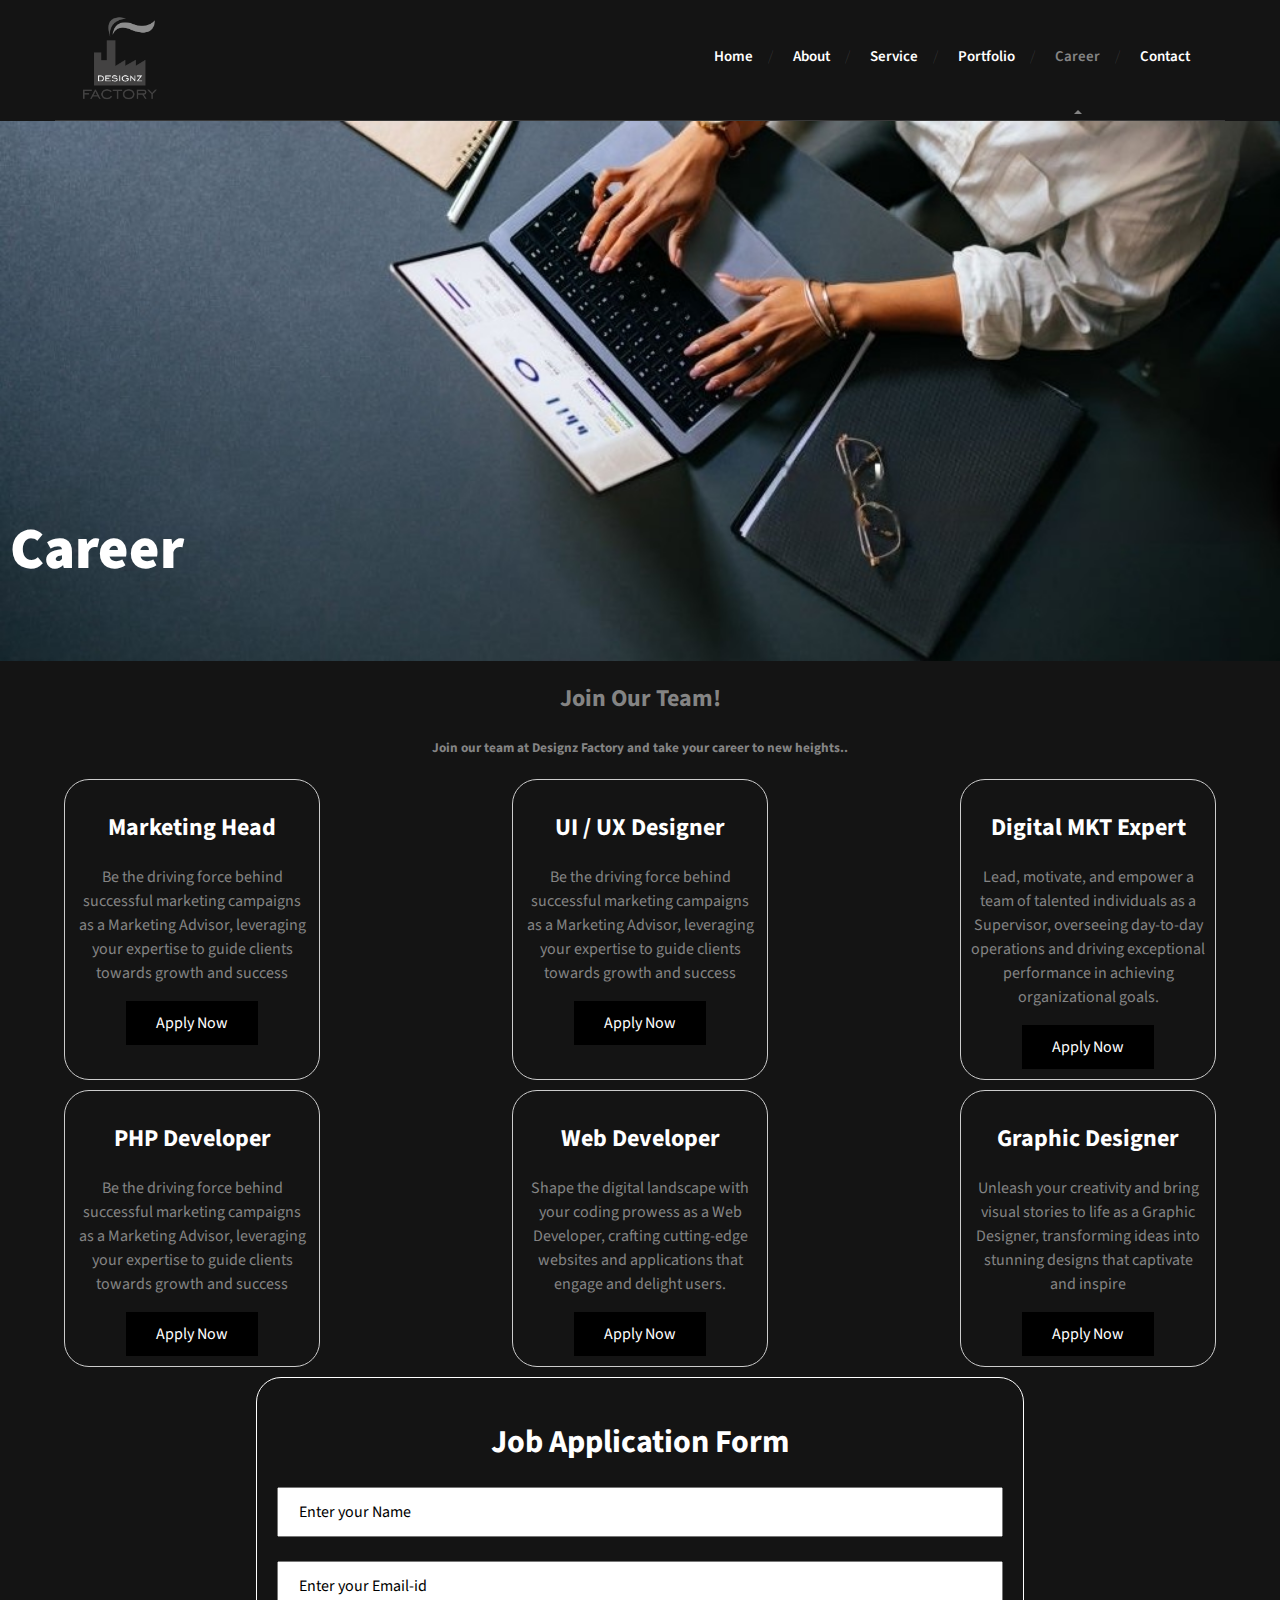
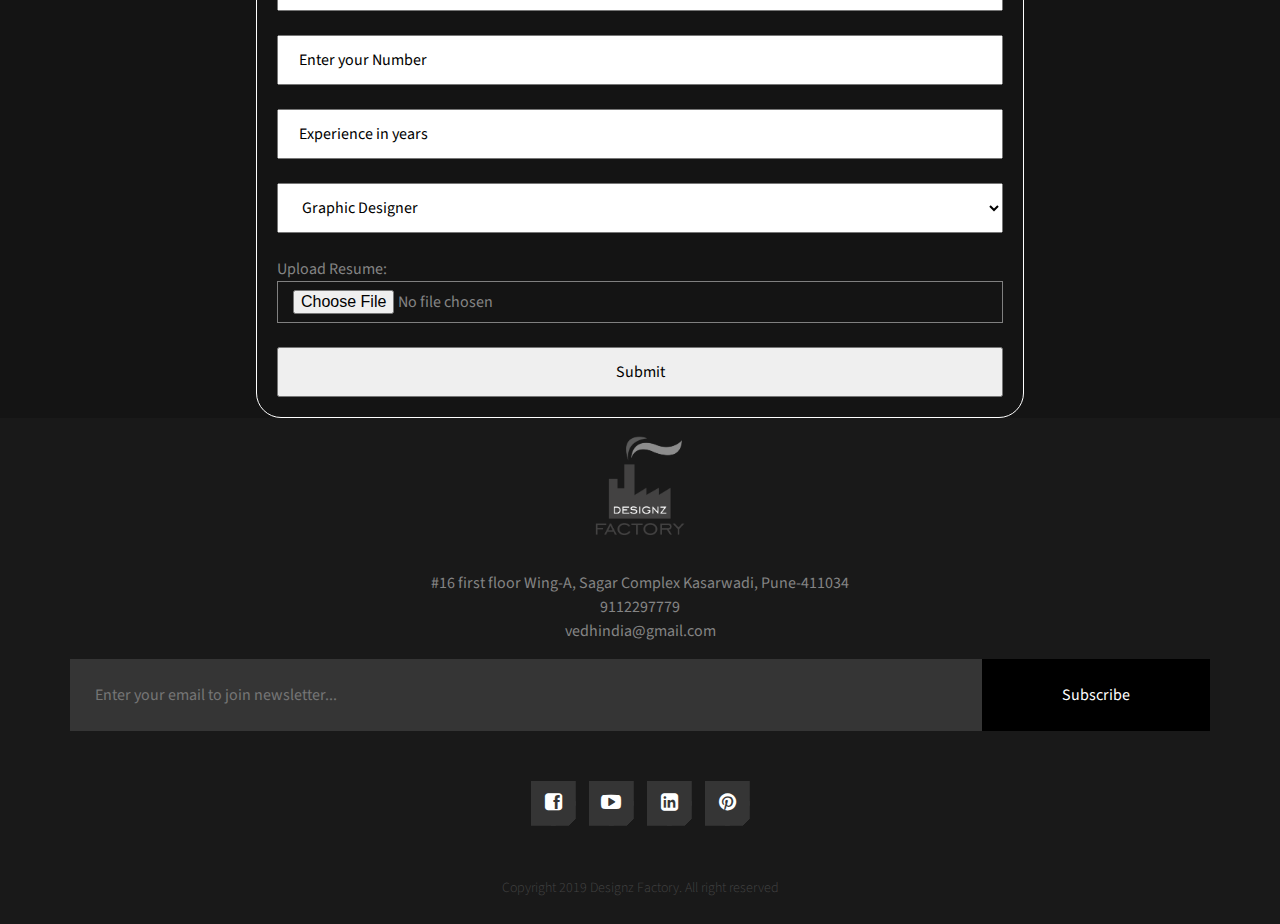
<file: career.html>
<!DOCTYPE html>
<html lang="en">
	<head>
		<meta charset="UTF-8">
		<meta http-equiv="X-UA-Compatible" content="IE=edge">
		<meta name="viewport" content="width=device-width, initial-scale=1.0,maximum-scale=1">
		
		<title>About Us| Band Template</title>
		<!-- Loading third party fonts -->
		<link href="http://fonts.googleapis.com/css?family=Source+Sans+Pro:300,400,600,700,900" rel="stylesheet" type="text/css">
		<link href="fonts/font-awesome.min.css" rel="stylesheet" type="text/css">
		<!-- Loading main css file -->
		<link rel="stylesheet" href="style.css">
		
		<!--[if lt IE 9]>
		<script src="js/ie-support/html5.js"></script>
		<script src="js/ie-support/respond.js"></script>
		<![endif]-->

	</head>

	<body>
		
		<div id="site-content">
			<header class="site-header">
				<div class="container">
					<a href="index.html" id="branding">
						<img src="dummy/logo.png" alt="logo">
						
					</a> <!-- #branding -->
					
					<nav class="main-navigation">
						<button type="button" class="toggle-menu"><i class="fa fa-bars"></i></button>
						<ul class="menu">
							<li class="menu-item "><a href="index.html">Home</a></li>
							<li class="menu-item"><a href="about.html">About</a></li>
							<li class="menu-item"><a href="service.html">Service</a></li>
							<li class="menu-item"><a href="gallery.html">Portfolio</a></li>
							<li class="menu-item current-menu-item"><a href="career.html">Career</a></li>
							<li class="menu-item"><a href="contact.html">Contact</a></li>
						</ul> <!-- .menu -->
					</nav> <!-- .main-navigation -->
					<div class="mobile-menu"></div>
				</div>
			</header> <!-- .site-header -->

			<div class="hero">
				<div class="slider">
					<ul class="slides">
						<li class="lazy-bg" data-background="dummy/career.jpg">
							<!-- <div class="container"> -->
								<h2 class="slide-title" style="position: relative;top: 400px;left: 10px;">Career</h2>
								<!-- <p class="slide-desc">Your brand is what people say about you when you're not in the room.</p> -->
							</div>
						</li>
						
					</ul>
				</div>
			</div>

			<main class="main-content">
				<h2 class="entry-title" style="text-align: center;">Join Our Team!</h2>
                <h5 style="text-align: center;" >Join our team at Designz Factory and take your career to new heights..</h5>
				
				<div class="flex-container">
					<div class="flex-item">
					<!-- <h5 style="text-align: left;">Full Time</h5> -->
					<h2 style="color: white;">Marketing Head</h2>	
					<p>Be the driving force behind successful marketing campaigns 
						as a Marketing Advisor, leveraging your expertise to guide clients towards growth and success</p>
						<a href="#" class="button cut-corner">Apply Now</a>
					</div>
					<div class="flex-item">
						
						<h2 style="color: white;">UI / UX Designer</h2>	
						<p>Be the driving force behind successful marketing campaigns 
							as a Marketing Advisor, leveraging your expertise to guide clients towards growth and success</p>
							<a href="#" class="button cut-corner">Apply Now</a>
					</div>
					<div class="flex-item">
					
						<h2 style="color: white;">	Digital MKT Expert</h2>	
						<p>Lead, motivate, and empower a team of talented individuals as a Supervisor, overseeing day-to-day operations and driving exceptional performance in achieving organizational goals.</p>
							<a href="#" class="button cut-corner">Apply Now</a>
					</div>
					<div class="flex-item">
					
						<h2 style="color: white;">	PHP Developer</h2>	
						<p>Be the driving force behind successful marketing campaigns 
							as a Marketing Advisor, leveraging your expertise to guide clients towards growth and success</p>
							<a href="#" class="button cut-corner">Apply Now</a>
					</div>
					<div class="flex-item">
					
						<h2 style="color: white;">Web Developer</h2>	
						<p>Shape the digital landscape with your coding prowess as a Web Developer, crafting cutting-edge websites and applications that engage and delight users.</p>
							<a href="#" class="button cut-corner">Apply Now</a>
					</div>
					<div class="flex-item">
					
						<h2 style="color: white;">	Graphic Designer</h2>	
						<p>Unleash your creativity and bring visual stories to life as a Graphic Designer, transforming ideas into stunning designs that captivate and inspire</p>
							<a href="#" class="button cut-corner">Apply Now</a>
					</div>
				</div>


			</main>
			 <!-- .main-content -->

			<div style="border:1px solid white;width: 60%;left:20%;position: relative;padding: 20px;border-radius: 25px;">
				 <h1  style="color: white;text-align: center;">Job Application Form</h1>
				 <form action="submit.php" method="post" enctype="multipart/form-data">
					 <!-- <label for="name">Name:</label> -->
					 <input type="text" id="name" name="name" value="Enter your Name" required><br><br>
			 
					 <!-- <label for="email">Email:</label> -->
					 <input type="email" id="email" name="email" value="Enter your Email-id" required><br><br>
			 
					 <!-- <label for="mobile">Mobile:</label> -->
					 <input type="tel" id="mobile" name="mobile" value="Enter your Number" required><br><br>
			 
					 <!-- <label for="exp">Experience:</label> -->
					 <input type="text" id="exp" name="exp" value="Experience in years" required><br><br>
			 
					 <!-- <label for="designation">Designation:</label> -->
					 <select id="designation" name="designation" value="Apply For" required>
						 <option value="A">Graphic Designer</option>
						 <option value="B">Web Developer</option>
						 <option value="C">PHP Developer</option>
						 <option value="C">Digital MKT Expert</option>
						 <option value="C">UI / UX Designer</option>
						 <option value="C">Marketing Head</option>
					 </select><br><br>
			        <div id="upload">
					   <label for="resume">Upload Resume:</label>
					   <input type="file" id="resume" name="resume" accept=".pdf, .doc, .docx" required><br><br>
					</div>
					 <input type="submit" value="Submit">
				 </form>
			</div>
			 

























			<footer class="site-footer">
				<div class="container">
					<img src="dummy/logo.png" alt="Site Name" style="width: 120px;">
					
					<address>
						<p>#16 first floor Wing-A, Sagar Complex Kasarwadi, Pune-411034 <br><a href="tel:354543543">9112297779</a> <br> <a href="mailto:vedhindia@gmail.com">vedhindia@gmail.com</a></p> 
					</address> 
					
					<form action="#" class="newsletter-form">
						<input type="email" placeholder="Enter your email to join newsletter...">
						<input type="submit" class="button cut-corner" value="Subscribe">
					</form> <!-- .newsletter-form -->
					
					<div class="social-links">
						<a href="https://www.facebook.com/login/" target="_blank"><i class="fa fa-facebook-square"></i></a>
						<!-- <a href="#"><i class="fa fa-twitter"></i></a> -->
						<a href="https://www.youtube.com/channel/UCh3akhkLjsBpl8R563IfSsQ/featured" target="_blank"><i class="fa fa-youtube-play"></i></a>
						<a href="https://in.linkedin.com/" target="_blank"><i class="fa fa-linkedin-square" ></i></a>
						<a href="https://www.pinterest.com/vedhdigital/?sender=660903451475171367&invite_code=a759834dc7524cedab50177d0c3b75f9" target="_blank"><i class="fa fa-pinterest"></i></a>
					</div> <!-- .social-links -->
					
					<p class="copy">Copyright 2019 Designz Factory.  All right reserved</p>
				</div>
			</footer> <!-- .site-footer -->
		

		</div> <!-- #site-content -->

		<script src="js/jquery-1.11.1.min.js"></script>		
		<script src="js/plugins.js"></script>
		<script src="js/app.js"></script>
		
	</body>

</html>
</file>
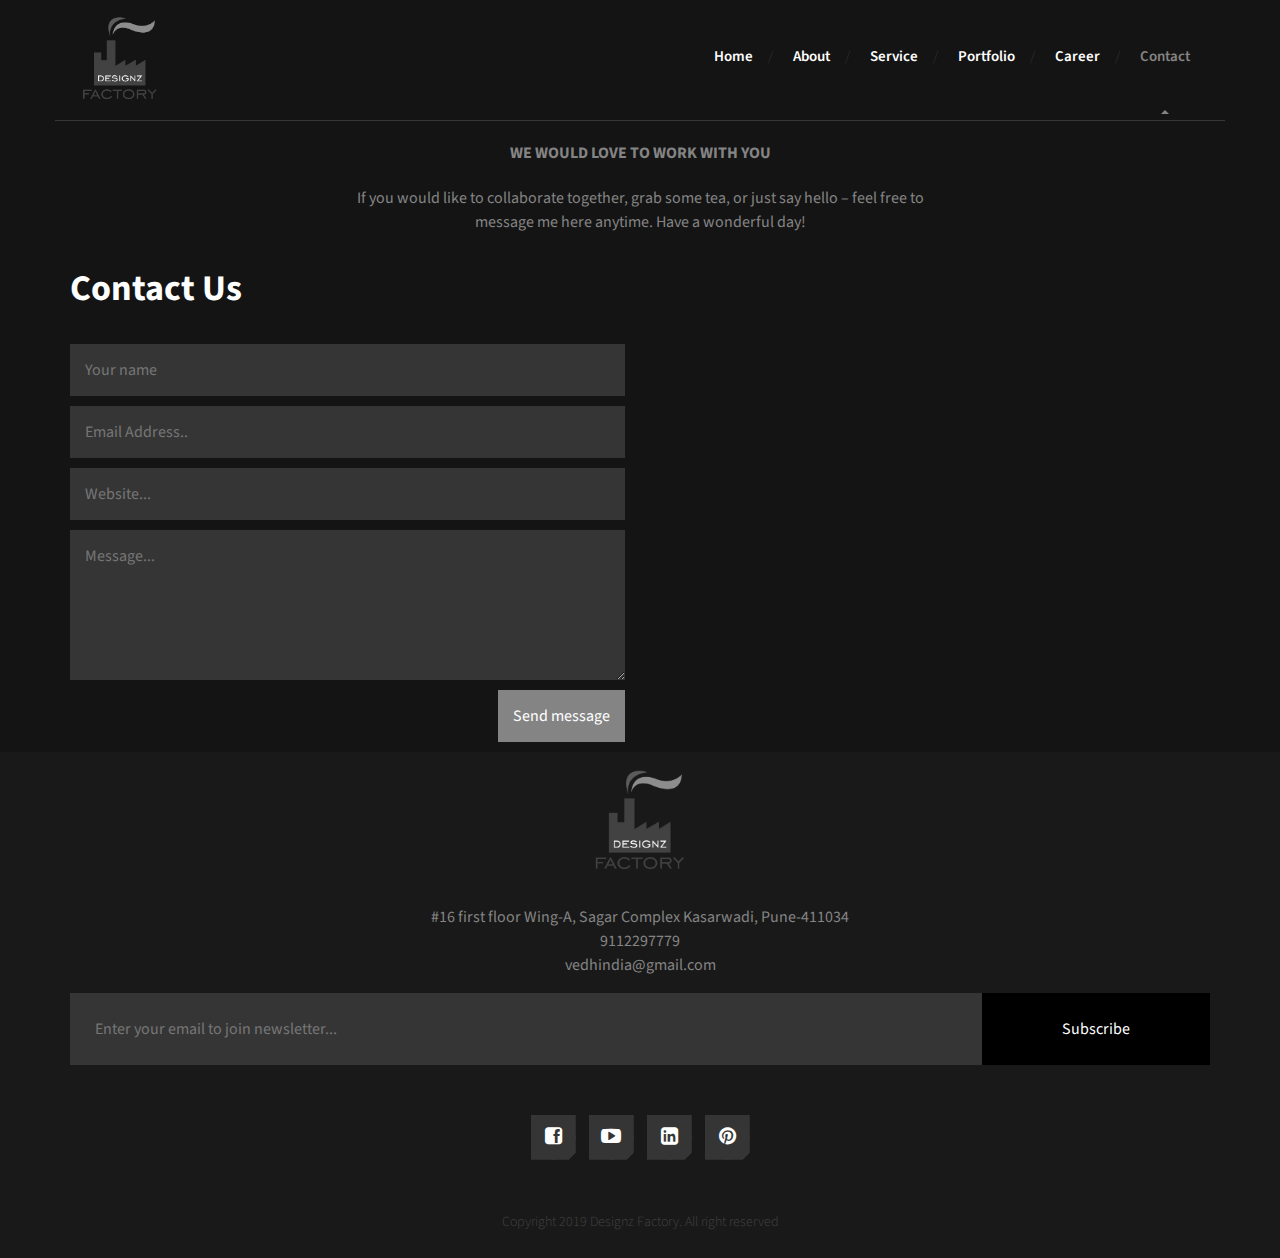
<file: contact.html>
<!DOCTYPE html>
<html lang="en">
	<head>
		<meta charset="UTF-8">
		<meta http-equiv="X-UA-Compatible" content="IE=edge">
		<meta name="viewport" content="width=device-width, initial-scale=1.0,maximum-scale=1">
		
		<title>About Us| Band Template</title>
		<!-- Loading third party fonts -->
		<link href="http://fonts.googleapis.com/css?family=Source+Sans+Pro:300,400,600,700,900" rel="stylesheet" type="text/css">
		<link href="fonts/font-awesome.min.css" rel="stylesheet" type="text/css">
		<!-- Loading main css file -->
		<link rel="stylesheet" href="style.css">
		
		<!--[if lt IE 9]>
		<script src="js/ie-support/html5.js"></script>
		<script src="js/ie-support/respond.js"></script>
		<![endif]-->

	</head>

	<body>
		
		<div id="site-content">
			<header class="site-header">
				<div class="container">
					<a href="index.html" id="branding">
						<img src="dummy/logo.png" alt="logo">
						
					</a> <!-- #branding -->
					
					<nav class="main-navigation">
						<button type="button" class="toggle-menu"><i class="fa fa-bars"></i></button>
						<ul class="menu">
							<li class="menu-item"><a href="index.html">Home</a></li>
							<li class="menu-item"><a href="about.html">About</a></li>
							<li class="menu-item"><a href="service.html">Service</a></li>
							<li class="menu-item"><a href="gallery.html">Portfolio</a></li>
							<li class="menu-item"><a href="career.html">Career</a></li>
							<li class="menu-item current-menu-item"><a href="contact.html">Contact</a></li>
						</ul> <!-- .menu -->
					</nav> <!-- .main-navigation -->
					<div class="mobile-menu"></div>
				</div>
			</header> <!-- .site-header -->
			
    <h4 style="text-align:center;color:#848484">WE WOULD LOVE TO WORK WITH YOU</h4>
<div style="text-align:center;color:#848484">
	If you would like to collaborate together, grab some tea, or just say hello – feel free to <br> message me here anytime. Have a wonderful day!
</div>

			<main class="main-content">
				<div class="fullwidth-block inner-content">
					<div class="container">
						<h2 class="page-title">Contact Us</h2>
						<div class="row">
							<div class="col-md-6">
								<form action="#" class="contact-form">
									<input type="text" placeholder="Your name"..>
									<input type="text" placeholder="Email Address..">
									<input type="text" placeholder="Website...">
									<textarea name="#" placeholder="Message..."></textarea>
									<input type="submit" value="Send message">
								</form>
							</div>
							<div class="col-md-6">
								<div class="map-wrapper">
									<div > 
										<iframe
										width="600"
										height="330"
										frameborder="0"
										style="border:0"
										src="https://www.google.com/maps/embed?pb=!1m18!1m12!1m3!1d3781.819233790772!2d73.81879229999999!3d18.608983099999998!2m3!1f0!2f0!3f0!3m2!1i1024!2i768!4f13.1!3m3!1m2!1s0x3bc2b88da074b4c1%3A0x76048b5cb4ff9217!2sSagar%20Complex%2C%20Kasarwadi%2C%20Pimpri-Chinchwad%2C%20Maharashtra%20411026!5e0!3m2!1sen!2sin!4v1633611887222!5m2!1sen!2sin"
										allowfullscreen
									></iframe>
								
								</div>
									
								</div>
							</div>
						</div>
					</div>
				</div> <!-- .testimonial-section -->

				
			</main> <!-- .main-content -->

			<footer class="site-footer">
				<div class="container">
					<img src="dummy/logo.png" alt="Site Name" style="width: 120px;">
					
					<address>
						<p>#16 first floor Wing-A, Sagar Complex Kasarwadi, Pune-411034 <br><a href="tel:354543543">9112297779</a> <br> <a href="mailto:vedhindia@gmail.com">vedhindia@gmail.com</a></p> 
					</address> 
					
					<form action="#" class="newsletter-form">
						<input type="email" placeholder="Enter your email to join newsletter...">
						<input type="submit" class="button cut-corner" value="Subscribe">
					</form> <!-- .newsletter-form -->
					
					<div class="social-links">
						<a href="https://www.facebook.com/login/" target="_blank"><i class="fa fa-facebook-square"></i></a>
						<!-- <a href="#"><i class="fa fa-twitter"></i></a> -->
						<a href="https://www.youtube.com/channel/UCh3akhkLjsBpl8R563IfSsQ/featured" target="_blank"><i class="fa fa-youtube-play"></i></a>
						<a href="https://in.linkedin.com/" target="_blank"><i class="fa fa-linkedin-square" ></i></a>
						<a href="https://www.pinterest.com/vedhdigital/?sender=660903451475171367&invite_code=a759834dc7524cedab50177d0c3b75f9" target="_blank"><i class="fa fa-pinterest"></i></a>
					</div> <!-- .social-links -->
					
					<p class="copy">Copyright 2019 Designz Factory.  All right reserved</p>
				</div>
			</footer> <!-- .site-footer -->
		

		</div> <!-- #site-content -->

		<script src="js/jquery-1.11.1.min.js"></script>	
		<script src="http://maps.google.com/maps/api/js?sensor=false&amp;language=en"></script>	
		<script src="js/plugins.js"></script>
		<script src="js/app.js"></script>
		
	</body>

</html>
</file>
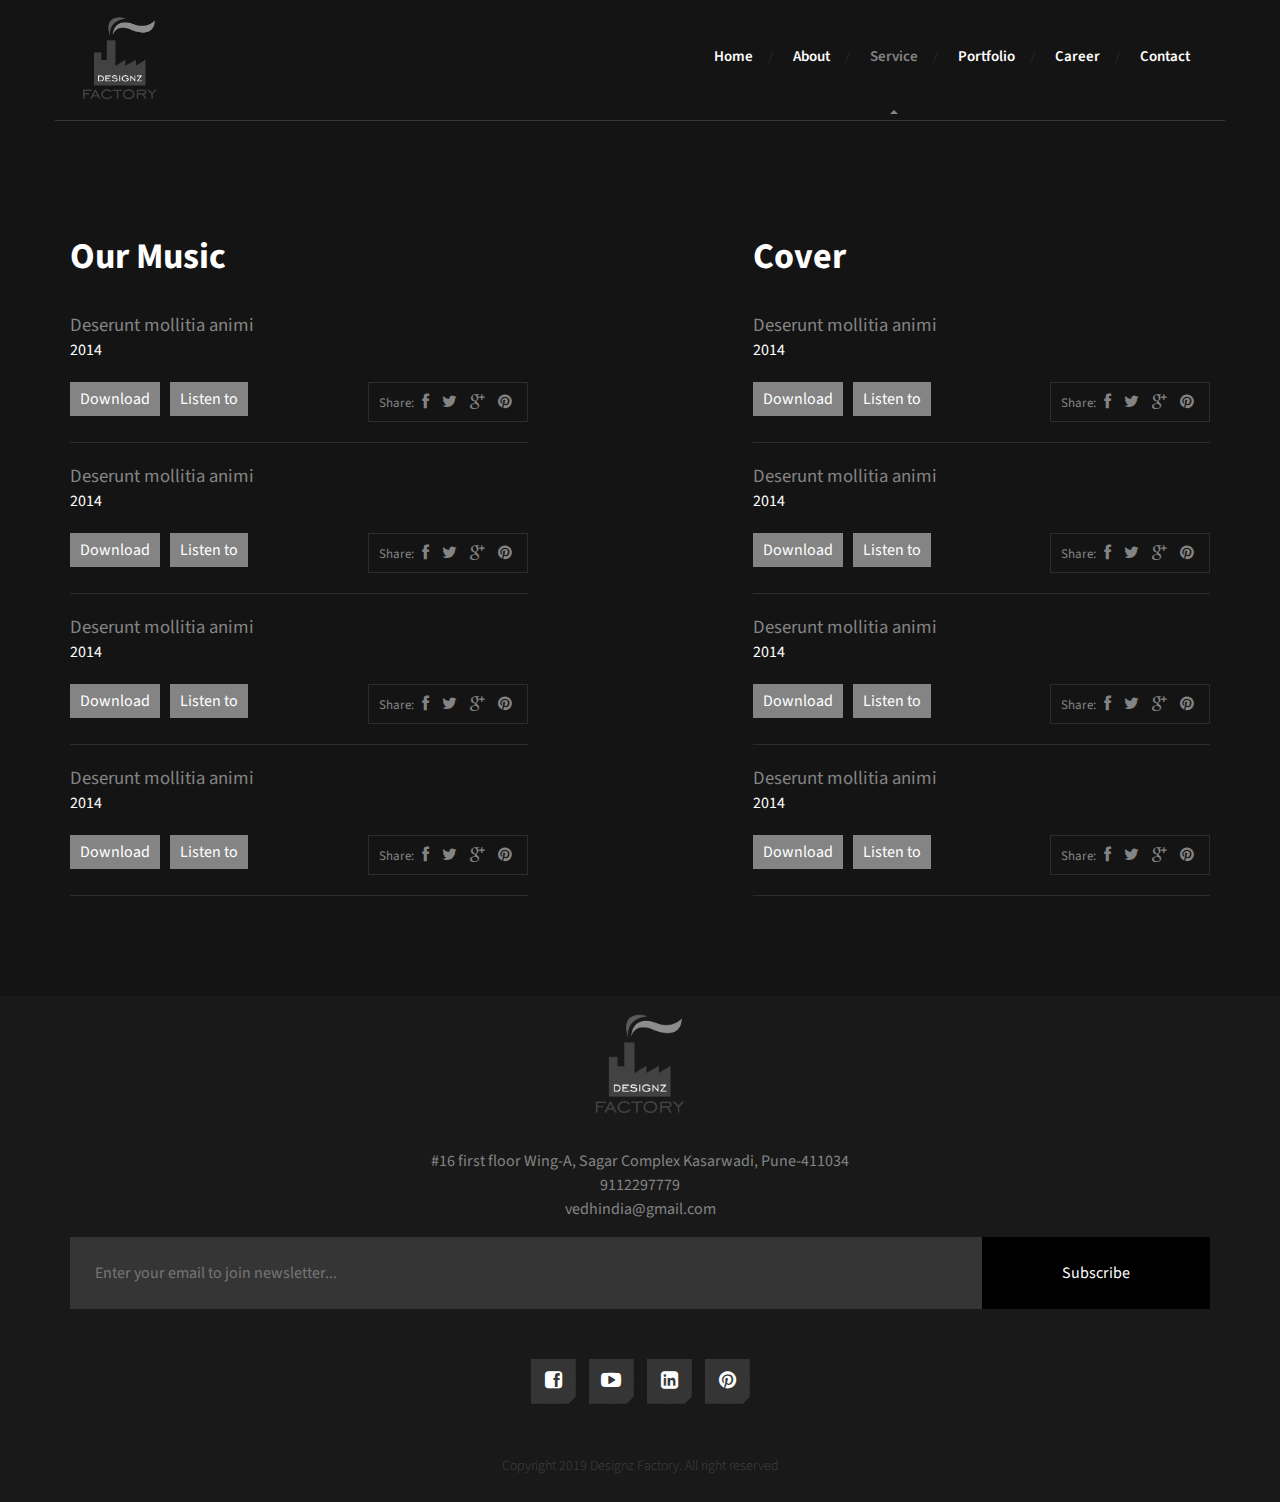
<file: service.html>
<!DOCTYPE html>
<html lang="en">
	<head>
		<meta charset="UTF-8">
		<meta http-equiv="X-UA-Compatible" content="IE=edge">
		<meta name="viewport" content="width=device-width, initial-scale=1.0,maximum-scale=1">
		
		<title>Gallery | Band Template</title>
		<!-- Loading third party fonts -->
		<link href="http://fonts.googleapis.com/css?family=Source+Sans+Pro:300,400,600,700,900" rel="stylesheet" type="text/css">
		<link href="fonts/font-awesome.min.css" rel="stylesheet" type="text/css">
		<!-- Loading main css file -->
		<link rel="stylesheet" href="style.css">
		
		<!--[if lt IE 9]>
		<script src="js/ie-support/html5.js"></script>
		<script src="js/ie-support/respond.js"></script>
		<![endif]-->

	</head>

	<body>
		
		<div id="site-content">
			<header class="site-header">
				<div class="container">
					<a href="index.html" id="branding">
						<img src="dummy/logo.png" alt="logo">
						
					</a> <!-- #branding -->
					
					<nav class="main-navigation">
						<button type="button" class="toggle-menu"><i class="fa fa-bars"></i></button>
						<ul class="menu">
							<li class="menu-item "><a href="index.html">Home</a></li>
							<li class="menu-item"><a href="about.html">About</a></li>
							<li class="menu-item current-menu-item"><a href="service.html">Service</a></li>
							<li class="menu-item"><a href="gallery.html">Portfolio</a></li>
							<li class="menu-item"><a href="career.html">Career</a></li>
							<li class="menu-item"><a href="contact.html">Contact</a></li>
						</ul> <!-- .menu -->
					</nav> <!-- .main-navigation -->
					<div class="mobile-menu"></div>
				</div>
			</header> <!-- .site-header -->
			
			<main class="main-content">
				<div class="fullwidth-block download">
					<div class="container">
						<div class="row">
							<div class="col-md-5">
								<h2 class="page-title">Our Music</h2>

								<div class="item">
									<h3 class="item-title">Deserunt mollitia animi</h3>
									<span class="year">2014</span>
									<a href="#" class="button small primary">Download</a>
									<a href="#" class="button small secondary">Listen to</a>
									<div class="social-share">
										<span>Share:</span>
										<a href="#"><i class="fa fa-facebook"></i></a>
										<a href="#"><i class="fa fa-twitter"></i></a>
										<a href="#"><i class="fa fa-google-plus"></i></a>
										<a href="#"><i class="fa fa-pinterest"></i></a>
									</div>
								</div>

								<div class="item">
									<h3 class="item-title">Deserunt mollitia animi</h3>
									<span class="year">2014</span>
									<a href="#" class="button small primary">Download</a>
									<a href="#" class="button small secondary">Listen to</a>
									<div class="social-share">
										<span>Share:</span>
										<a href="#"><i class="fa fa-facebook"></i></a>
										<a href="#"><i class="fa fa-twitter"></i></a>
										<a href="#"><i class="fa fa-google-plus"></i></a>
										<a href="#"><i class="fa fa-pinterest"></i></a>
									</div>
								</div>

								<div class="item">
									<h3 class="item-title">Deserunt mollitia animi</h3>
									<span class="year">2014</span>
									<a href="#" class="button small primary">Download</a>
									<a href="#" class="button small secondary">Listen to</a>
									<div class="social-share">
										<span>Share:</span>
										<a href="#"><i class="fa fa-facebook"></i></a>
										<a href="#"><i class="fa fa-twitter"></i></a>
										<a href="#"><i class="fa fa-google-plus"></i></a>
										<a href="#"><i class="fa fa-pinterest"></i></a>
									</div>
								</div>

								<div class="item">
									<h3 class="item-title">Deserunt mollitia animi</h3>
									<span class="year">2014</span>
									<a href="#" class="button small primary">Download</a>
									<a href="#" class="button small secondary">Listen to</a>
									<div class="social-share">
										<span>Share:</span>
										<a href="#"><i class="fa fa-facebook"></i></a>
										<a href="#"><i class="fa fa-twitter"></i></a>
										<a href="#"><i class="fa fa-google-plus"></i></a>
										<a href="#"><i class="fa fa-pinterest"></i></a>
									</div>
								</div>
							</div>
							<div class="col-md-5 col-md-push-2">
								<h2 class="page-title">Cover</h2>

								<div class="item">
									<h3 class="item-title">Deserunt mollitia animi</h3>
									<span class="year">2014</span>
									<a href="#" class="button small primary">Download</a>
									<a href="#" class="button small secondary">Listen to</a>
									<div class="social-share">
										<span>Share:</span>
										<a href="#"><i class="fa fa-facebook"></i></a>
										<a href="#"><i class="fa fa-twitter"></i></a>
										<a href="#"><i class="fa fa-google-plus"></i></a>
										<a href="#"><i class="fa fa-pinterest"></i></a>
									</div>
								</div>

								<div class="item">
									<h3 class="item-title">Deserunt mollitia animi</h3>
									<span class="year">2014</span>
									<a href="#" class="button small primary">Download</a>
									<a href="#" class="button small secondary">Listen to</a>
									<div class="social-share">
										<span>Share:</span>
										<a href="#"><i class="fa fa-facebook"></i></a>
										<a href="#"><i class="fa fa-twitter"></i></a>
										<a href="#"><i class="fa fa-google-plus"></i></a>
										<a href="#"><i class="fa fa-pinterest"></i></a>
									</div>
								</div>

								<div class="item">
									<h3 class="item-title">Deserunt mollitia animi</h3>
									<span class="year">2014</span>
									<a href="#" class="button small primary">Download</a>
									<a href="#" class="button small secondary">Listen to</a>
									<div class="social-share">
										<span>Share:</span>
										<a href="#"><i class="fa fa-facebook"></i></a>
										<a href="#"><i class="fa fa-twitter"></i></a>
										<a href="#"><i class="fa fa-google-plus"></i></a>
										<a href="#"><i class="fa fa-pinterest"></i></a>
									</div>
								</div>

								<div class="item">
									<h3 class="item-title">Deserunt mollitia animi</h3>
									<span class="year">2014</span>
									<a href="#" class="button small primary">Download</a>
									<a href="#" class="button small secondary">Listen to</a>
									<div class="social-share">
										<span>Share:</span>
										<a href="#"><i class="fa fa-facebook"></i></a>
										<a href="#"><i class="fa fa-twitter"></i></a>
										<a href="#"><i class="fa fa-google-plus"></i></a>
										<a href="#"><i class="fa fa-pinterest"></i></a>
									</div>
								</div>
							</div>
						</div>
					</div>
				</div> <!-- .testimonial-section -->

				
			</main> <!-- .main-content -->

			<footer class="site-footer">
				<div class="container">
					<img src="dummy/logo.png" alt="Site Name" style="width: 120px;">
					
					<address>
						<p>#16 first floor Wing-A, Sagar Complex Kasarwadi, Pune-411034 <br><a href="tel:354543543">9112297779</a> <br> <a href="mailto:vedhindia@gmail.com">vedhindia@gmail.com</a></p> 
					</address> 
					
					<form action="#" class="newsletter-form">
						<input type="email" placeholder="Enter your email to join newsletter...">
						<input type="submit" class="button cut-corner" value="Subscribe">
					</form> <!-- .newsletter-form -->
					
					<div class="social-links">
						<a href="https://www.facebook.com/login/" target="_blank"><i class="fa fa-facebook-square"></i></a>
						<!-- <a href="#"><i class="fa fa-twitter"></i></a> -->
						<a href="https://www.youtube.com/channel/UCh3akhkLjsBpl8R563IfSsQ/featured" target="_blank"><i class="fa fa-youtube-play"></i></a>
						<a href="https://in.linkedin.com/" target="_blank"><i class="fa fa-linkedin-square" ></i></a>
						<a href="https://www.pinterest.com/vedhdigital/?sender=660903451475171367&invite_code=a759834dc7524cedab50177d0c3b75f9" target="_blank"><i class="fa fa-pinterest"></i></a>
					</div> <!-- .social-links -->
					
					<p class="copy">Copyright 2019 Designz Factory.  All right reserved</p>
				</div>
			</footer> <!-- .site-footer -->
		

		</div> <!-- #site-content -->

		<script src="js/jquery-1.11.1.min.js"></script>		
		<script src="js/plugins.js"></script>
		<script src="js/app.js"></script>
		
	</body>

</html>
</file>
